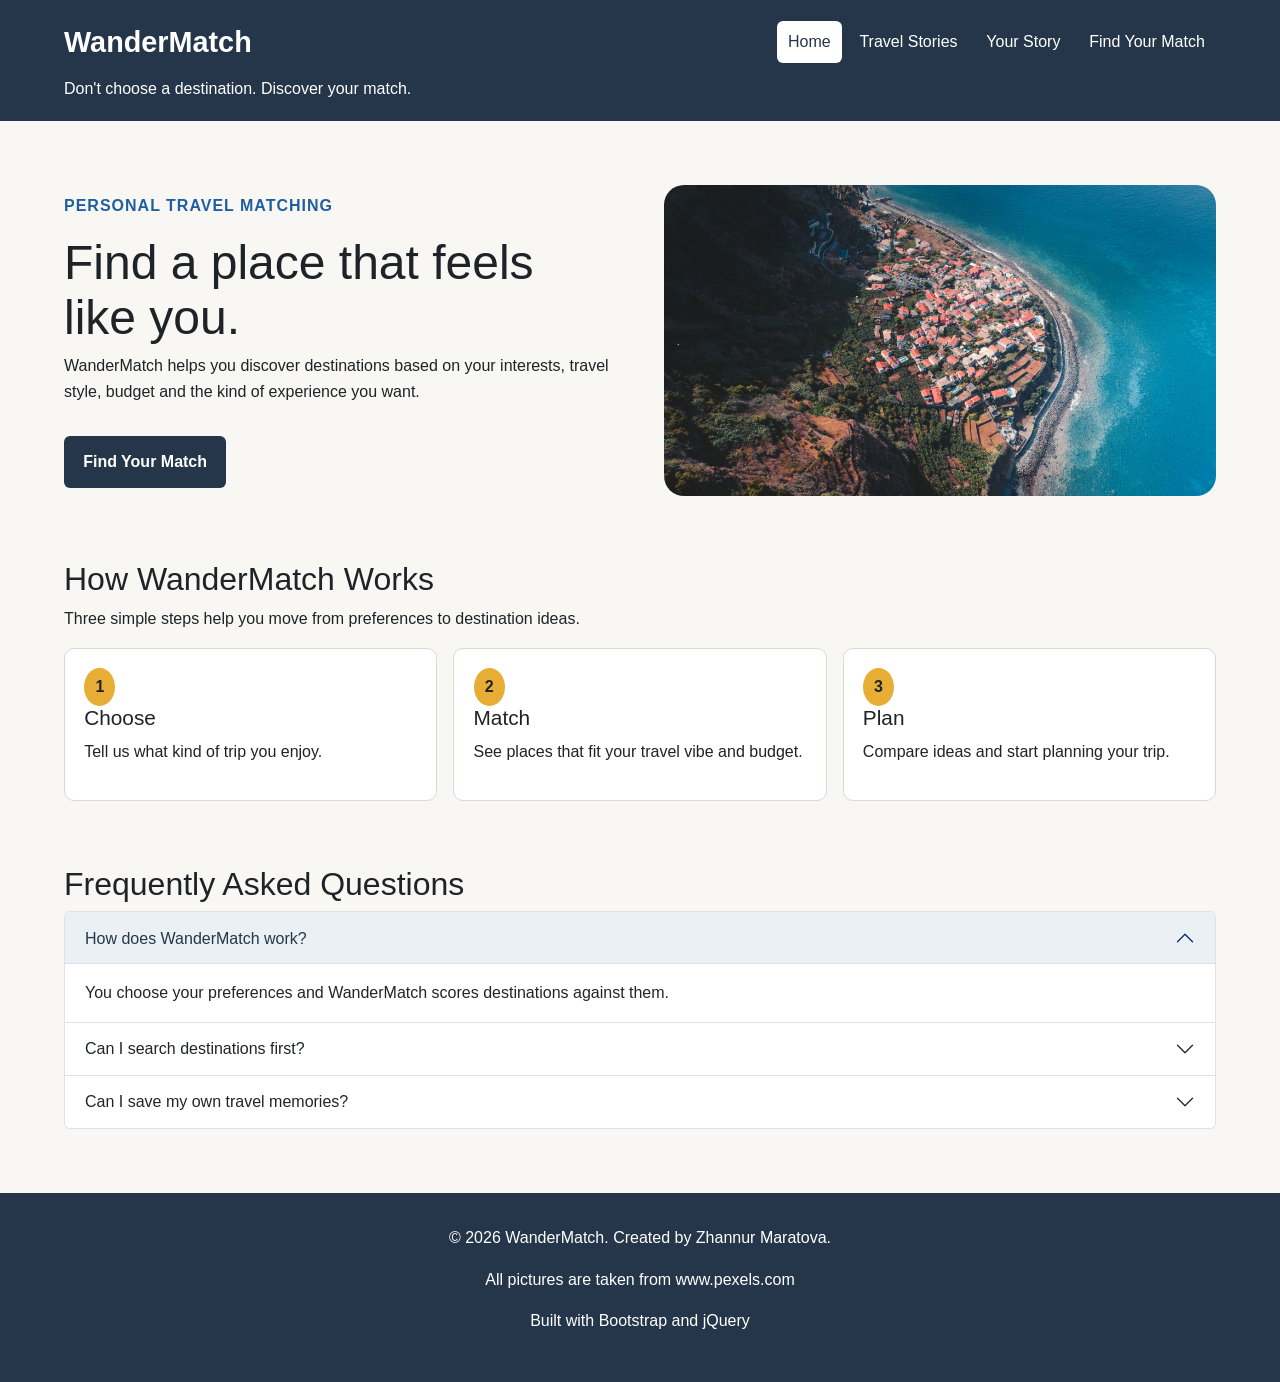
<file: index.html>
<!DOCTYPE html>
<html lang="en">
<head>
    <meta charset="UTF-8">
    <meta name="viewport" content="width=device-width, initial-scale=1.0">
    <title>WanderMatch | Home</title>
    <link href="https://cdn.jsdelivr.net/npm/bootstrap@5.3.8/dist/css/bootstrap.min.css" rel="stylesheet">
    <link rel="stylesheet" href="css/style.css">
</head>
<body>
    <a class="skip-link" href="#mainContent">Skip to main content</a>
    <header class="site-header">
        <div class="site-navbar">
            <a href="index.html" class="site-logo">WanderMatch</a>
            <nav class="site-links" aria-label="Main navigation">
                <a href="index.html" class="active" aria-current="page">Home</a>
                <a href="stories.html">Travel Stories</a>
                <a href="match.html">Your Story</a>
                <a href="contact.html">Find Your Match</a>
            </nav>
        </div>
        <p class="tagline">Don't choose a destination. Discover your match.</p>
    </header>

    <main id="mainContent">
        <section class="home-hero">
            <div class="hero-text">
                <p class="small-title">PERSONAL TRAVEL MATCHING</p>
                <h1>Find a place that feels like you.</h1>
                <p>WanderMatch helps you discover destinations based on your interests, travel style, budget and the kind of experience you want.</p>
                <a href="contact.html" class="main-button">Find Your Match</a>
            </div>
            <div class="hero-image">
                <img src="images/story-madeira.jpg" alt="Madeira">
            </div>
        </section>

        <section>
            <h2>How WanderMatch Works</h2>
            <p>Three simple steps help you move from preferences to destination ideas.</p>
            <div class="steps">
                <article class="step-card"><span>1</span><h3>Choose</h3><p>Tell us what kind of trip you enjoy.</p></article>
                <article class="step-card"><span>2</span><h3>Match</h3><p>See places that fit your travel vibe and budget.</p></article>
                <article class="step-card"><span>3</span><h3>Plan</h3><p>Compare ideas and start planning your trip.</p></article>
            </div>
        </section>

        <section>
            <h2>Frequently Asked Questions</h2>
            <div class="accordion" id="faq">
                <div class="accordion-item">
                    <h3 class="accordion-header"><button class="accordion-button" type="button" data-bs-toggle="collapse" data-bs-target="#faq1" aria-expanded="true" aria-controls="faq1">How does WanderMatch work?</button></h3>
                    <div id="faq1" class="accordion-collapse collapse show" data-bs-parent="#faq"><div class="accordion-body">You choose your preferences and WanderMatch scores destinations against them.</div></div>
                </div>
                <div class="accordion-item">
                    <h3 class="accordion-header"><button class="accordion-button collapsed" type="button" data-bs-toggle="collapse" data-bs-target="#faq2" aria-expanded="false" aria-controls="faq2">Can I search destinations first?</button></h3>
                    <div id="faq2" class="accordion-collapse collapse" data-bs-parent="#faq"><div class="accordion-body">Yes. Travel Stories includes live search, travel-style filtering and sorting.</div></div>
                </div>
                <div class="accordion-item">
                    <h3 class="accordion-header"><button class="accordion-button collapsed" type="button" data-bs-toggle="collapse" data-bs-target="#faq3" aria-expanded="false" aria-controls="faq3">Can I save my own travel memories?</button></h3>
                    <div id="faq3" class="accordion-collapse collapse" data-bs-parent="#faq"><div class="accordion-body">Yes. Your Story saves memories in local storage in your browser.</div></div>
                </div>
            </div>
        </section>

    </main>

    <footer>
        <p>&copy; 2026 WanderMatch. Created by Zhannur Maratova.</p>
        <p> All pictures are taken from www.pexels.com</p>
        <p> Built with Bootstrap and jQuery</p>
    </footer>
    <script src="https://code.jquery.com/jquery-3.7.1.min.js"></script>
    <script src="https://cdn.jsdelivr.net/npm/bootstrap@5.3.8/dist/js/bootstrap.bundle.min.js"></script>
    <script src="js/common.js"></script>
</body>
</html>
</file>
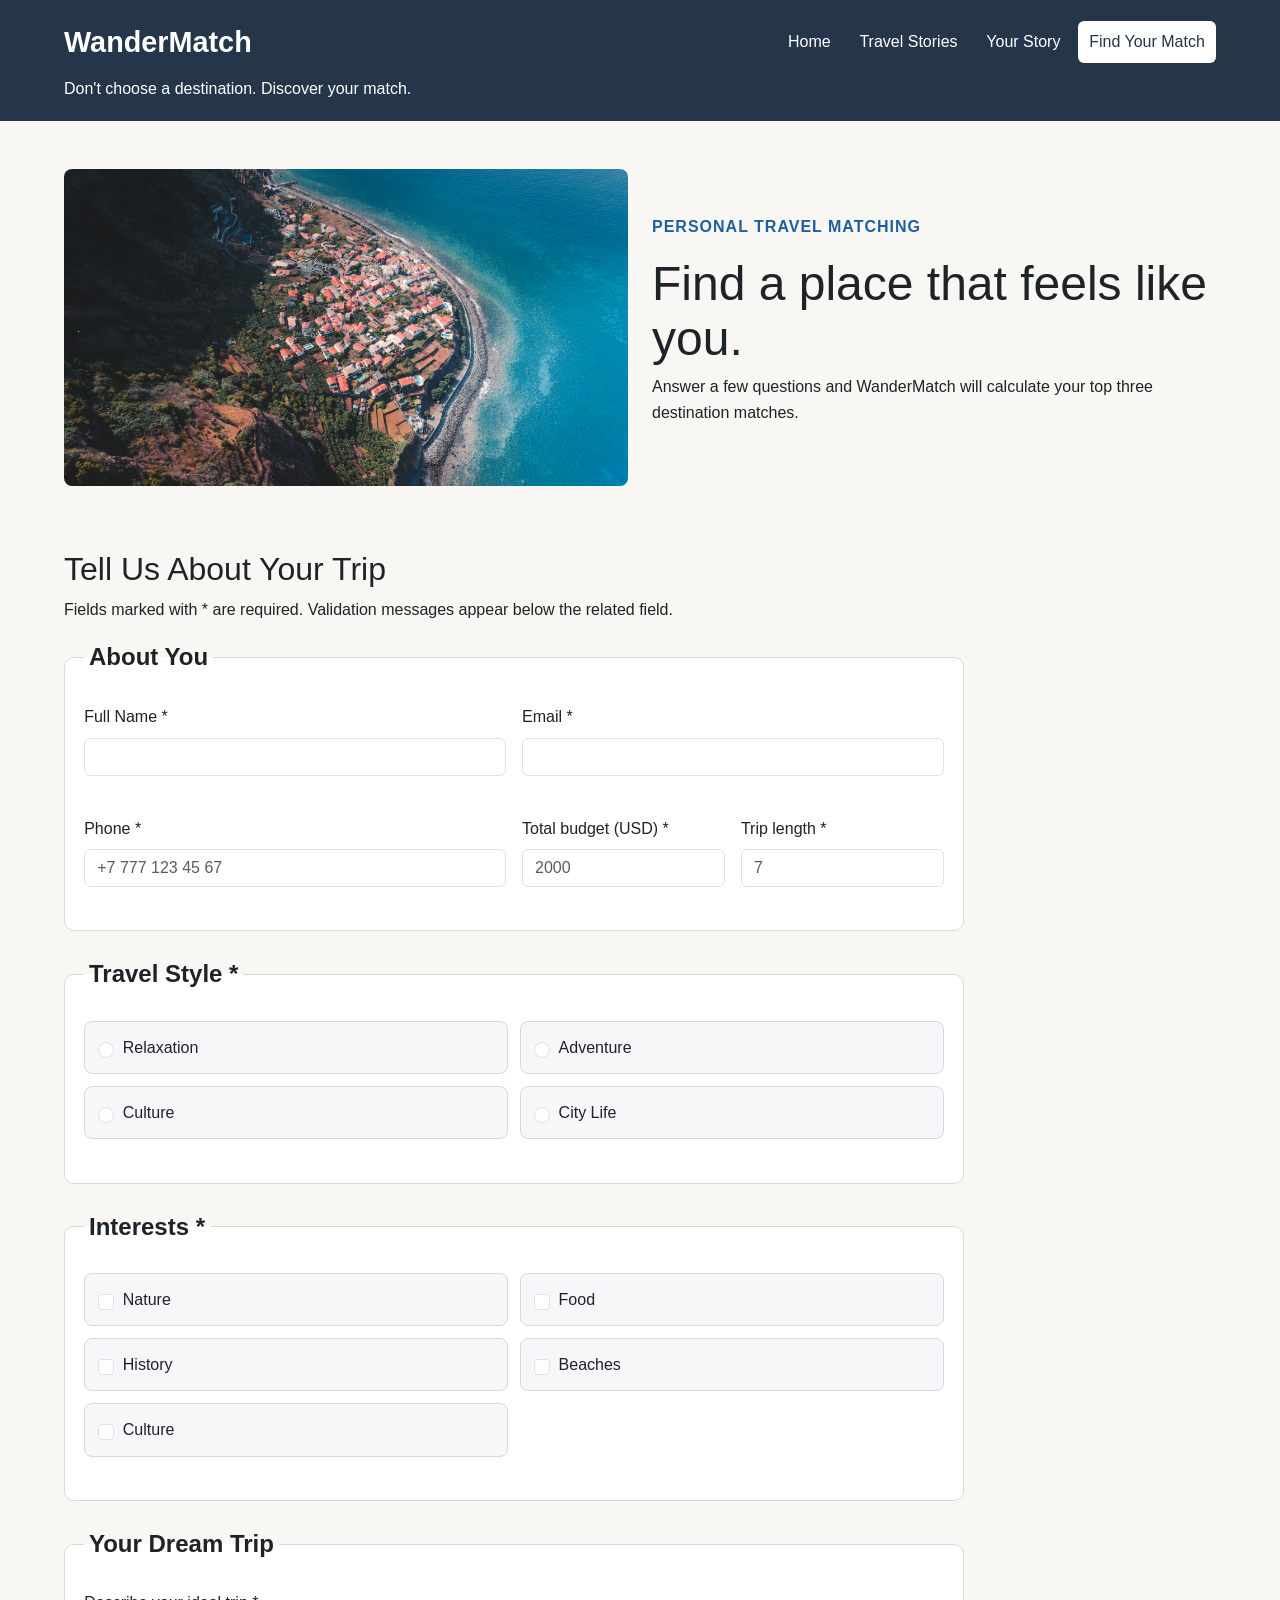
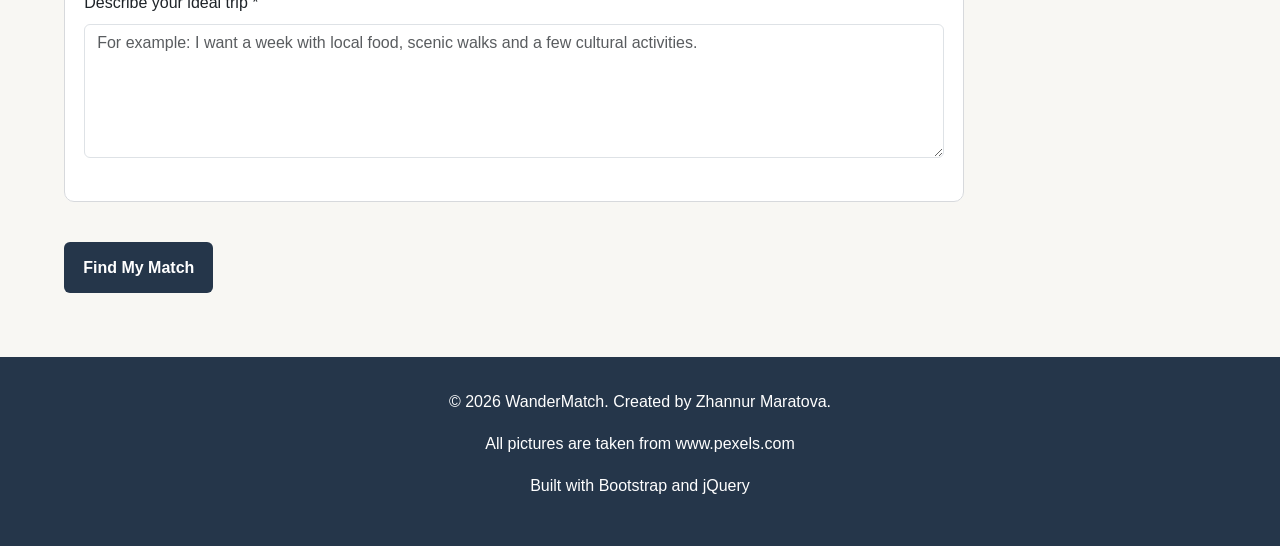
<file: contact.html>
<!DOCTYPE html>
<html lang="en">
<head>
    <meta charset="UTF-8">
    <meta name="viewport" content="width=device-width, initial-scale=1.0">
    <title>WanderMatch | Find Your Match</title>
    <link href="https://cdn.jsdelivr.net/npm/bootstrap@5.3.8/dist/css/bootstrap.min.css" rel="stylesheet">
    <link rel="stylesheet" href="css/style.css">
</head>
<body>
    <a class="skip-link" href="#mainContent">Skip to main content</a>
    <header class="site-header">
        <div class="site-navbar">
            <a href="index.html" class="site-logo">WanderMatch</a>
            <nav class="site-links" aria-label="Main navigation">
                <a href="index.html">Home</a>
                <a href="stories.html">Travel Stories</a>
                <a href="match.html">Your Story</a>
                <a href="contact.html" class="active" aria-current="page">Find Your Match</a>
            </nav>
        </div>
        <p class="tagline">Don't choose a destination. Discover your match.</p>
    </header>

    <main id="mainContent">
        <section class="survey-hero container-fluid px-0">
            <div class="row align-items-center g-4">
                <div class="col-12 col-lg-6">
                    <img src="images/story-madeira.jpg" class="img-fluid rounded-3" alt="Madeira coast and ocean">
                </div>
                <div class="col-12 col-lg-6">
                    <p class="small-title">PERSONAL TRAVEL MATCHING</p>
                    <h1>Find a place that feels like you.</h1>
                    <p>Answer a few questions and WanderMatch will calculate your top three destination matches.</p>
                </div>
            </div>
        </section>

        <section>
            <h2>Tell Us About Your Trip</h2>
            <p>Fields marked with * are required. Validation messages appear below the related field.</p>

            <form id="matchForm" class="match-form" novalidate>
                <fieldset>
                    <legend>About You</legend>
                    <div class="row g-3">
                        <div class="col-md-6">
                            <label class="form-label" for="full-name">Full Name *</label>
                            <input class="form-control" type="text" id="full-name" autocomplete="name" required>
                            <div id="full-nameError" class="field-error" role="alert"></div>
                        </div>
                        <div class="col-md-6">
                            <label class="form-label" for="email">Email *</label>
                            <input class="form-control" type="email" id="email" autocomplete="email" required>
                            <div id="emailError" class="field-error" role="alert"></div>
                        </div>
                        <div class="col-md-6">
                            <label class="form-label" for="phone">Phone *</label>
                            <input class="form-control" type="tel" id="phone" autocomplete="tel" placeholder="+7 777 123 45 67" required>
                            <div id="phoneError" class="field-error" role="alert"></div>
                        </div>
                        <div class="col-md-3">
                            <label class="form-label" for="budget">Total budget (USD) *</label>
                            <input class="form-control" type="number" id="budget" min="300" max="15000" placeholder="2000" required>
                            <div id="budgetError" class="field-error" role="alert"></div>
                        </div>
                        <div class="col-md-3">
                            <label class="form-label" for="trip-days">Trip length *</label>
                            <input class="form-control" type="number" id="trip-days" min="2" max="30" placeholder="7" required>
                            <div id="trip-daysError" class="field-error" role="alert"></div>
                        </div>
                    </div>
                </fieldset>

                <fieldset>
                    <legend>Travel Style *</legend>
                    <div class="choice-grid">
                        <label class="choice-card"><input class="form-check-input" type="radio" name="travel-style" value="relaxation"> Relaxation</label>
                        <label class="choice-card"><input class="form-check-input" type="radio" name="travel-style" value="adventure"> Adventure</label>
                        <label class="choice-card"><input class="form-check-input" type="radio" name="travel-style" value="culture"> Culture</label>
                        <label class="choice-card"><input class="form-check-input" type="radio" name="travel-style" value="city"> City Life</label>
                    </div>
                    <div id="styleError" class="field-error" role="alert"></div>
                </fieldset>

                <fieldset>
                    <legend>Interests *</legend>
                    <div class="choice-grid">
                        <label class="choice-card"><input class="form-check-input" type="checkbox" name="interests" value="nature"> Nature</label>
                        <label class="choice-card"><input class="form-check-input" type="checkbox" name="interests" value="food"> Food</label>
                        <label class="choice-card"><input class="form-check-input" type="checkbox" name="interests" value="history"> History</label>
                        <label class="choice-card"><input class="form-check-input" type="checkbox" name="interests" value="beaches"> Beaches</label>
                        <label class="choice-card"><input class="form-check-input" type="checkbox" name="interests" value="culture"> Culture</label>
                    </div>
                    <div id="interestsError" class="field-error" role="alert"></div>
                </fieldset>

                <fieldset>
                    <legend>Your Dream Trip</legend>
                    <label class="form-label" for="dream-trip">Describe your ideal trip *</label>
                    <textarea class="form-control" id="dream-trip" rows="5" placeholder="For example: I want a week with local food, scenic walks and a few cultural activities." required></textarea>
                    <div id="dream-tripError" class="field-error" role="alert"></div>
                </fieldset>

                <button class="main-form-button" type="submit">Find My Match</button>
                <p id="formSuccess" class="success-message temporary-message" role="status"></p>
            </form>
        </section>

        <section id="matchResults" class="match-results" hidden aria-labelledby="matchResultsTitle">
            <p class="small-title">YOUR RESULTS</p>
            <h2 id="matchResultsTitle">Your top destination matches</h2>
            <div id="matchResultList" class="match-result-list" aria-live="polite"></div>
        </section>
    </main>

    <footer>
        <p>&copy; 2026 WanderMatch. Created by Zhannur Maratova.</p>
        <p> All pictures are taken from www.pexels.com</p>
        <p> Built with Bootstrap and jQuery</p>
    </footer>
    <script src="https://code.jquery.com/jquery-3.7.1.min.js"></script>
    <script src="https://cdn.jsdelivr.net/npm/bootstrap@5.3.8/dist/js/bootstrap.bundle.min.js"></script>
    <script src="js/data.js"></script>
    <script src="js/common.js"></script>
    <script src="js/matcher.js"></script>
</body>
</html>
</file>
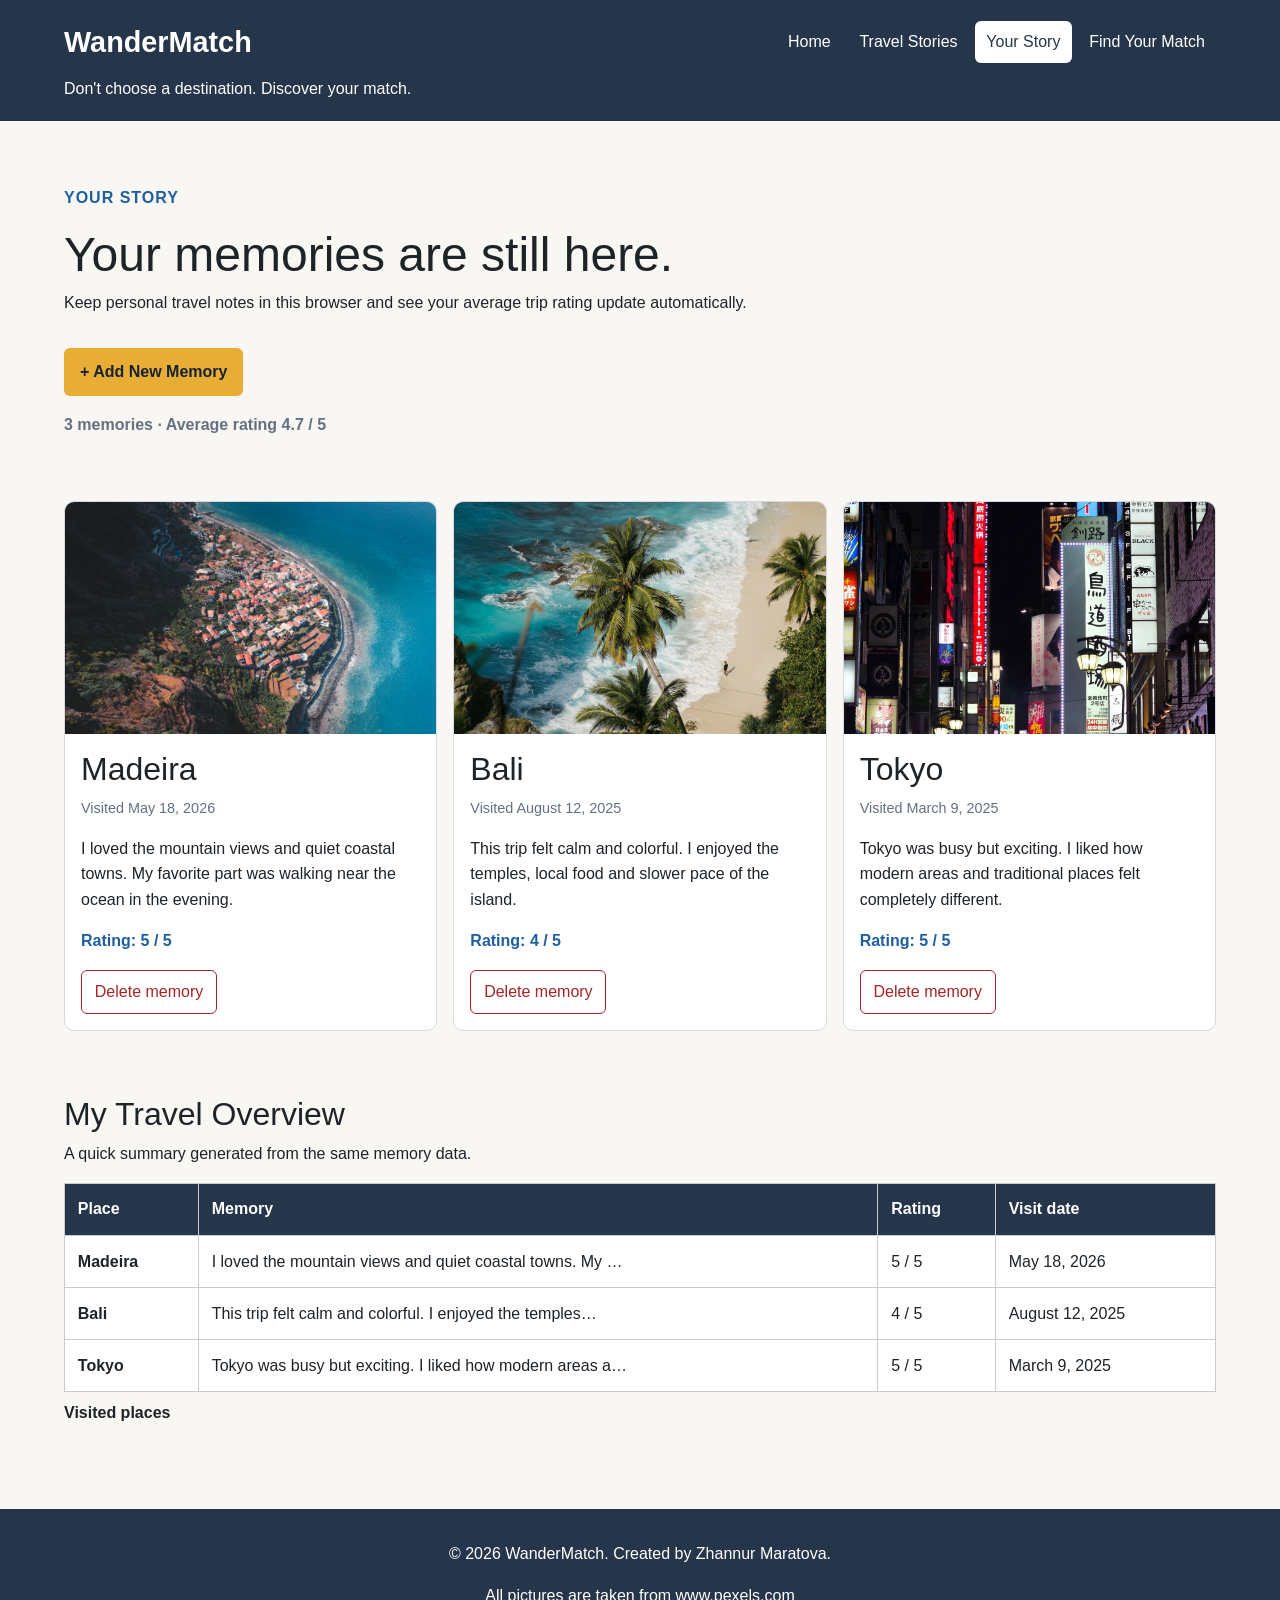
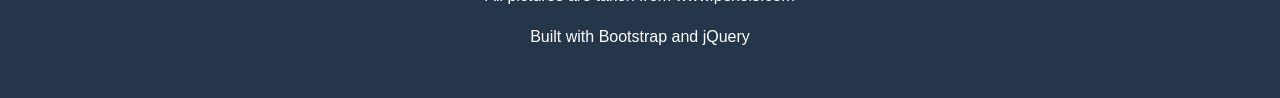
<file: match.html>
<!DOCTYPE html>
<html lang="en">
<head>
    <meta charset="UTF-8">
    <meta name="viewport" content="width=device-width, initial-scale=1.0">
    <title>WanderMatch | Your Story</title>
    <link href="https://cdn.jsdelivr.net/npm/bootstrap@5.3.8/dist/css/bootstrap.min.css" rel="stylesheet">
    <link rel="stylesheet" href="css/style.css">
</head>
<body>
    <a class="skip-link" href="#mainContent">Skip to main content</a>
    <header class="site-header">
        <div class="site-navbar">
            <a href="index.html" class="site-logo">WanderMatch</a>
            <nav class="site-links" aria-label="Main navigation">
                <a href="index.html">Home</a>
                <a href="stories.html">Travel Stories</a>
                <a href="match.html" class="active" aria-current="page">Your Story</a>
                <a href="contact.html">Find Your Match</a>
            </nav>
        </div>
        <p class="tagline">Don't choose a destination. Discover your match.</p>
    </header>

    <main id="mainContent">
        <section>
            <p class="small-title">YOUR STORY</p>
            <h1>Your memories are still here.</h1>
            <p>Keep personal travel notes in this browser and see your average trip rating update automatically.</p>
            <button type="button" id="toggleMemoryForm" class="add-memory-button">+ Add New Memory</button>
            <p id="memoryStats" class="memory-stats" aria-live="polite"></p>
        </section>

        <section id="memoryFormPanel" class="memory-form-panel" hidden>
            <h2>Add a travel memory</h2>
            <form id="memoryForm" novalidate>
                <div class="row g-3">
                    <div class="col-md-6">
                        <label class="form-label" for="memory-place">Place</label>
                        <input class="form-control" id="memory-place" type="text" required>
                    </div>
                    <div class="col-md-6">
                        <label class="form-label" for="memory-date">Visit date</label>
                        <input class="form-control" id="memory-date" type="date" required>
                    </div>
                    <div class="col-md-4">
                        <label class="form-label" for="memory-rating">Rating (1–5)</label>
                        <input class="form-control" id="memory-rating" type="number" min="1" max="5" step="0.1" required>
                    </div>
                    <div class="col-12">
                        <label class="form-label" for="memory-text">Memory</label>
                        <textarea class="form-control" id="memory-text" rows="4" required></textarea>
                    </div>
                    <div class="col-12">
                        <label class="form-label" for="memory-image">Travel photo <span class="optional-label">(optional)</span></label>
                        <input class="form-control" id="memory-image" type="file" accept="image/png,image/jpeg,image/webp">
                        <div class="form-text">Upload your own photo. If you skip it, WanderMatch uses a neutral airplane placeholder instead of a photo from another destination.</div>
                        <div id="memoryImageError" class="field-error" role="alert"></div>
                    </div>
                </div>
                <p id="memoryFormError" class="field-error temporary-message" role="alert"></p>
                <button class="main-form-button" type="submit">Save Memory</button>
                <p id="memorySaved" class="success-message temporary-message" role="status"></p>
            </form>
        </section>

        <p id="memoryEmpty" class="empty-state" hidden>No memories yet. Add your first one above.</p>
        <p id="memoryActionStatus" class="success-message temporary-message" role="status"></p>
        <section class="memory-cards" id="memoryCards" aria-live="polite"></section>

        <section>
            <h2>My Travel Overview</h2>
            <p>A quick summary generated from the same memory data.</p>
            <div class="table-wrap">
                <table>
                    <caption>Visited places</caption>
                    <thead><tr><th scope="col">Place</th><th scope="col">Memory</th><th scope="col">Rating</th><th scope="col">Visit date</th></tr></thead>
                    <tbody id="memoryTableBody"></tbody>
                </table>
            </div>
        </section>
    </main>

    <div id="deleteConfirmOverlay" class="confirm-overlay" hidden>
        <section class="confirm-dialog" role="dialog" aria-modal="true" aria-labelledby="deleteConfirmTitle" aria-describedby="deleteConfirmText">
            <p class="small-title">CONFIRM DELETION</p>
            <h2 id="deleteConfirmTitle">Delete this memory?</h2>
            <p id="deleteConfirmText">Are you sure you want to delete <strong id="deleteMemoryName">this memory</strong>? This action cannot be undone.</p>
            <div class="confirm-actions">
                <button type="button" id="cancelDeleteMemory" class="secondary-action-button">Cancel</button>
                <button type="button" id="confirmDeleteMemory" class="danger-action-button">Delete permanently</button>
            </div>
        </section>
    </div>

    <footer>
        <p>&copy; 2026 WanderMatch. Created by Zhannur Maratova.</p>
        <p> All pictures are taken from www.pexels.com</p>
        <p> Built with Bootstrap and jQuery</p>
    </footer>
    <script src="https://code.jquery.com/jquery-3.7.1.min.js"></script>
    <script src="https://cdn.jsdelivr.net/npm/bootstrap@5.3.8/dist/js/bootstrap.bundle.min.js"></script>
    <script src="js/data.js"></script>
    <script src="js/common.js"></script>
    <script src="js/memories.js"></script>
</body>
</html>
</file>
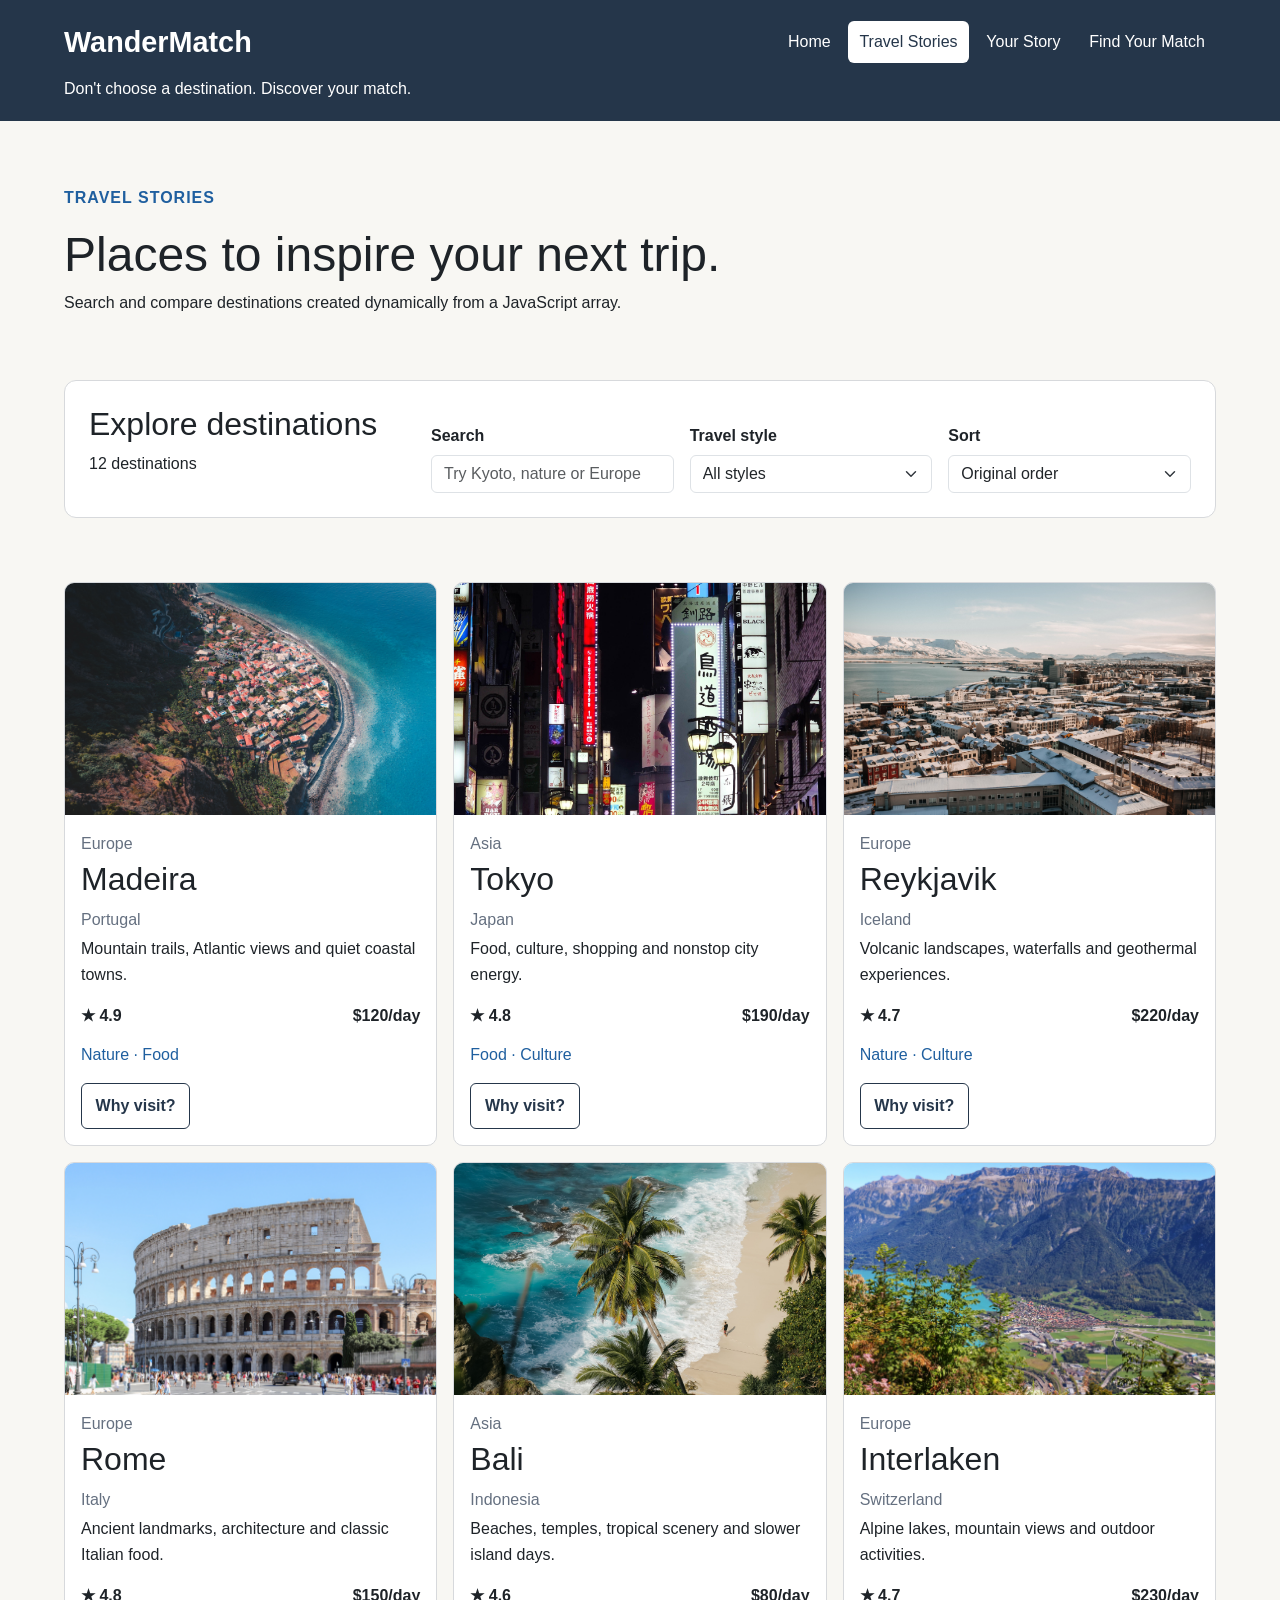
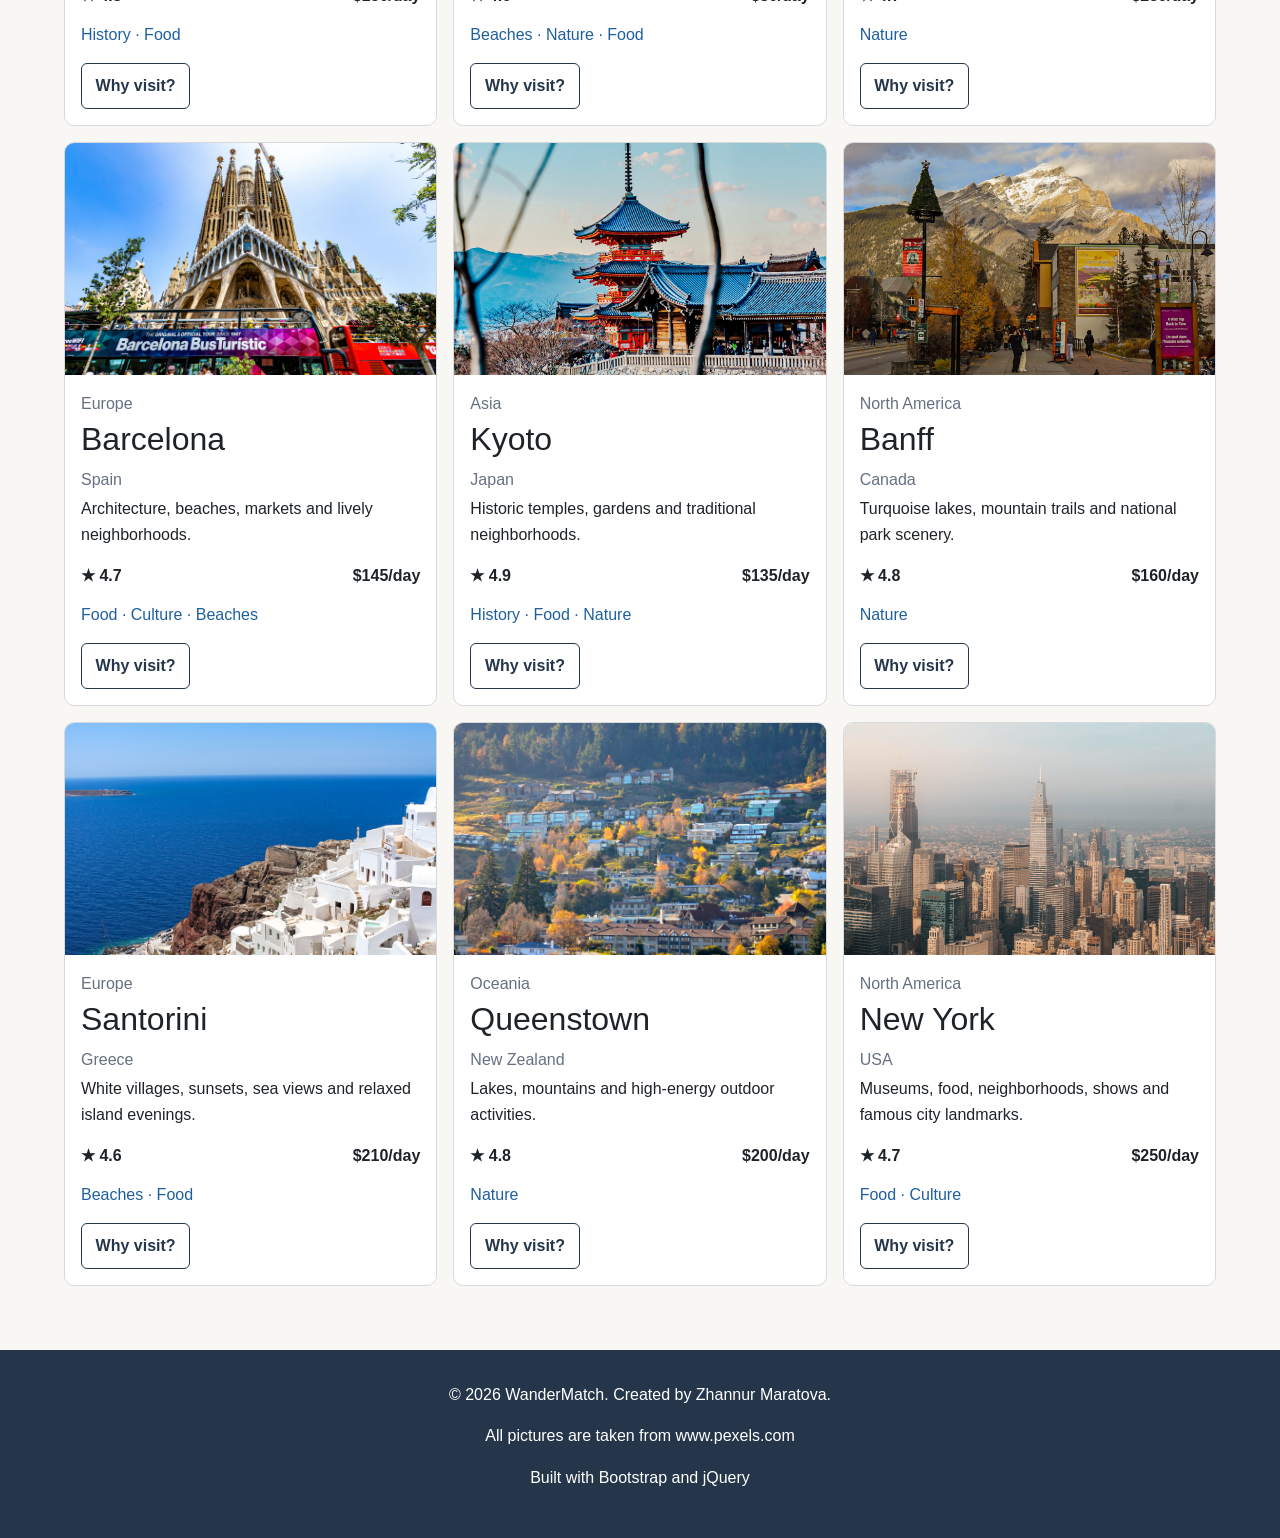
<file: stories.html>
<!DOCTYPE html>
<html lang="en">
<head>
    <meta charset="UTF-8">
    <meta name="viewport" content="width=device-width, initial-scale=1.0">
    <title>WanderMatch | Travel Stories</title>
    <link href="https://cdn.jsdelivr.net/npm/bootstrap@5.3.8/dist/css/bootstrap.min.css" rel="stylesheet">
    <link rel="stylesheet" href="css/style.css">
</head>
<body>
    <a class="skip-link" href="#mainContent">Skip to main content</a>
    <header class="site-header">
        <div class="site-navbar">
            <a href="index.html" class="site-logo">WanderMatch</a>
            <nav class="site-links" aria-label="Main navigation">
                <a href="index.html">Home</a>
                <a href="stories.html" class="active" aria-current="page">Travel Stories</a>
                <a href="match.html">Your Story</a>
                <a href="contact.html">Find Your Match</a>
            </nav>
        </div>
        <p class="tagline">Don't choose a destination. Discover your match.</p>
    </header>

    <main id="mainContent">
        <section>
            <p class="small-title">TRAVEL STORIES</p>
            <h1>Places to inspire your next trip.</h1>
            <p>Search and compare destinations created dynamically from a JavaScript array.</p>
        </section>

        <section class="explore-tools" aria-labelledby="exploreToolsTitle">
            <div>
                <h2 id="exploreToolsTitle">Explore destinations</h2>
                <p id="resultCount" aria-live="polite">0 destinations</p>
            </div>
            <div class="tool-grid">
                <div>
                    <label for="destinationSearch">Search</label>
                    <input class="form-control" type="search" id="destinationSearch" placeholder="Try Kyoto, nature or Europe">
                </div>
                <div>
                    <label for="styleFilter">Travel style</label>
                    <select class="form-select" id="styleFilter">
                        <option value="all">All styles</option>
                        <option value="relaxation">Relaxation</option>
                        <option value="adventure">Adventure</option>
                        <option value="culture">Culture</option>
                        <option value="city">City life</option>
                    </select>
                </div>
                <div>
                    <label for="sortDestinations">Sort</label>
                    <select class="form-select" id="sortDestinations">
                        <option value="default">Original order</option>
                        <option value="rating">Highest rating</option>
                        <option value="cost-low">Lowest daily cost</option>
                        <option value="cost-high">Highest daily cost</option>
                    </select>
                </div>
            </div>
        </section>

        <p id="emptyState" class="empty-state temporary-message" role="status" hidden>Nothing found. Try another search or filter.</p>
        <section class="stories" id="destinationGrid" aria-live="polite" aria-label="Destination results"></section>
    </main>

    <footer>
        <p>&copy; 2026 WanderMatch. Created by Zhannur Maratova.</p>
        <p> All pictures are taken from www.pexels.com</p>
        <p> Built with Bootstrap and jQuery</p>
    </footer>
    <script src="https://code.jquery.com/jquery-3.7.1.min.js"></script>
    <script src="https://cdn.jsdelivr.net/npm/bootstrap@5.3.8/dist/js/bootstrap.bundle.min.js"></script>
    <script src="js/data.js"></script>
    <script src="js/common.js"></script>
    <script src="js/stories.js"></script>
</body>
</html>
</file>
<file: css/style.css>
* { box-sizing: border-box; }

:root {
    --navy: #25364a;
    --gold: #e8ad35;
    --off-white: #f8f7f3;
    --blue: #1f5f9f;
    --text: #1e2328;
    --muted: #657080;
    --border: #d7d9dc;
    --danger: #a62525;
    --success: #176b43;
}

html { scroll-behavior: auto; }

body {
    margin: 0;
    background-color: var(--off-white);
    color: var(--text);
    font-family: Arial, Helvetica, sans-serif;
    line-height: 1.6;
}

img { max-width: 100%; height: auto; display: block; }
button, input, textarea, select { font: inherit; }

.skip-link {
    position: absolute;
    left: 1rem;
    top: -4rem;
    z-index: 1000;
    padding: 0.7rem 1rem;
    background: white;
    color: var(--navy);
    border-radius: 6px;
}
.skip-link:focus { top: 1rem; }

.site-header {
    background-color: var(--navy);
    color: white;
    padding: 1.2rem 5%;
}
.site-navbar { display: flex; align-items: center; flex-wrap: wrap; gap: 1rem; }
.site-logo { color: white; text-decoration: none; font-size: 1.8rem; font-weight: bold; }
.site-links { display: flex; flex-wrap: wrap; gap: 0.4rem; margin-left: auto; }
.site-links a { color: white; text-decoration: none; padding: 0.5rem 0.7rem; border-radius: 6px; }
.site-links a:hover, .site-links a.active { background-color: white; color: var(--navy); }
.tagline { margin: 0.7rem 0 0; }

.main-button,
.add-memory-button,
.main-form-button,
.details-button,
.delete-memory-button {
    border-radius: 6px;
    text-decoration: none;
    cursor: pointer;
}
main { width: 90%; max-width: 1200px; margin: 0 auto; }
section { margin: 4rem 0; }
h1 { font-size: clamp(2.2rem, 5vw, 3rem); line-height: 1.15; }
h2 { font-size: clamp(1.6rem, 4vw, 2rem); }
h3 { font-size: 1.3rem; }
.small-title { color: var(--blue); font-weight: bold; letter-spacing: 1px; }

.main-button,
.main-form-button {
    display: inline-block;
    margin-top: 1rem;
    padding: 0.8rem 1.2rem;
    background-color: var(--navy);
    color: white;
    border: none;
    font-weight: 700;
}
.main-button:hover,
.main-form-button:hover,
.add-memory-button:hover { filter: brightness(0.92); }
.home-hero {
    display: grid;
    grid-template-columns: 1fr 1fr;
    align-items: center;
    gap: 3rem;
}

.home-hero .hero-text {
    min-width: 0;
}

.home-hero img {
    width: 100%;
    aspect-ratio: 3 / 2;
    object-fit: cover;
    border-radius: 12px;
}
.steps { display: flex; flex-wrap: wrap; gap: 1rem; }
.step-card { flex: 1 1 220px; padding: 1.2rem; background: white; border: 1px solid var(--border); border-radius: 10px; }
.step-card span { display: inline-block; padding: 0.4rem 0.7rem; background: var(--gold); border-radius: 50%; font-weight: bold; }
.accordion-button:not(.collapsed) { background-color: #eaf0f4; color: var(--navy); }
.explore-tools { display: flex; justify-content: space-between; align-items: end; gap: 2rem; padding: 1.5rem; background: white; border: 1px solid var(--border); border-radius: 12px; }
.tool-grid { display: grid; grid-template-columns: repeat(3, minmax(160px, 1fr)); gap: 1rem; width: min(760px, 100%); }
.tool-grid label { display: block; font-weight: 700; margin-bottom: 0.35rem; }
.stories { display: grid; grid-template-columns: 1fr; gap: 1rem; }
.story-card { background: white; border: 1px solid var(--border); border-radius: 10px; overflow: hidden; position: relative; transition: transform 180ms ease, box-shadow 180ms ease; }
.story-card:hover { transform: translateY(-4px); box-shadow: 0 10px 24px rgba(37,54,74,0.13); }
.story-card img { width: 100%; aspect-ratio: 16 / 10; object-fit: cover; }
.story-text { padding: 1rem; }
.destination-region, .destination-country { color: var(--muted); margin-bottom: 0.25rem; }
.destination-meta { display: flex; justify-content: space-between; gap: 1rem; margin: 0.8rem 0; font-weight: 700; }
.interest-line { color: var(--blue); }
.details-button { padding: 0.55rem 0.85rem; border: 1px solid var(--navy); background: transparent; color: var(--navy); font-weight: 700; }
.story-details { margin-top: 0.8rem; padding: 0.8rem; background: #f2f5f7; border-radius: 8px; }
.empty-state { padding: 1rem; background: #fff4d5; border: 1px solid #e2c063; border-radius: 8px; }

.add-memory-button { display: inline-block; margin-top: 1rem; padding: 0.7rem 1rem; background: var(--gold); color: #172231; border: none; font-weight: bold; }
.memory-stats { margin-top: 1rem; color: var(--muted); font-weight: 700; }
.memory-form-panel { padding: 1.5rem; background: white; border: 1px solid var(--border); border-radius: 10px; }
.memory-cards { display: grid; grid-template-columns: 1fr; gap: 1rem; }
.memory-card { background: white; border: 1px solid var(--border); border-radius: 10px; overflow: hidden; display: flex; flex-direction: column; transition: transform 180ms ease, box-shadow 180ms ease; }
.memory-card:hover { transform: translateY(-4px); box-shadow: 0 10px 24px rgba(37,54,74,0.13); }
.memory-card img { width: 100%; aspect-ratio: 16 / 10; object-fit: cover; }
.memory-text { padding: 1rem; display: flex; flex-direction: column; flex: 1; }
.memory-date { color: var(--muted); font-size: 0.9rem; }
.memory-rating { font-weight: 700; color: var(--blue); }
.delete-memory-button { align-self: flex-start; margin-top: auto; padding: 0.5rem 0.8rem; border: 1px solid var(--danger); color: var(--danger); background: white; }

.optional-label { color: var(--muted); font-weight: 400; }
.memory-photo-placeholder {
    width: 100%;
    aspect-ratio: 16 / 10;
    display: grid;
    place-items: center;
    align-content: center;
    gap: 0.45rem;
    background: linear-gradient(145deg, #dceaf4, #f6edd2);
    color: var(--navy);
    text-align: center;
}
.memory-plane-icon { font-size: clamp(3rem, 8vw, 5rem); line-height: 1; transform: rotate(-8deg); }
.memory-placeholder-text { font-weight: 800; letter-spacing: 0.04em; }

.confirm-overlay[hidden] { display: none; }
.confirm-overlay {
    position: fixed;
    inset: 0;
    z-index: 2000;
    display: grid;
    place-items: center;
    padding: 1rem;
    background: rgba(18, 28, 39, 0.66);
}
.confirm-dialog {
    width: min(480px, 100%);
    margin: 0;
    padding: 1.5rem;
    background: white;
    border-radius: 14px;
    box-shadow: 0 18px 50px rgba(0, 0, 0, 0.28);
}
.confirm-dialog h2 { margin-top: 0.25rem; }
.confirm-actions { display: flex; justify-content: flex-end; gap: 0.75rem; margin-top: 1.25rem; }
.secondary-action-button,
.danger-action-button {
    padding: 0.7rem 1rem;
    border-radius: 7px;
    font-weight: 700;
    cursor: pointer;
}
.secondary-action-button { border: 1px solid var(--border); background: white; color: var(--text); }
.danger-action-button { border: 1px solid var(--danger); background: var(--danger); color: white; }
.secondary-action-button:hover { background: #f1f3f5; }
.danger-action-button:hover { filter: brightness(0.9); }

.table-wrap { overflow-x: auto; }
table { width: 100%; border-collapse: collapse; background: white; }
caption { margin-bottom: 0.7rem; font-weight: bold; color: var(--text); }
th, td { padding: 0.8rem; border: 1px solid #cccccc; text-align: left; }
thead { background: var(--navy); color: white; }

.survey-hero { margin-top: 3rem; }
.match-form { max-width: 900px; }
fieldset { margin-bottom: 1.5rem; padding: 1.2rem; background: white; border: 1px solid var(--border); border-radius: 10px; }
legend { font-weight: bold; float: none; width: auto; padding: 0 0.3rem; }
.choice-grid { display: grid; grid-template-columns: repeat(2, minmax(150px, 1fr)); gap: 0.75rem; }
.choice-card { display: flex; align-items: center; gap: 0.55rem; padding: 0.8rem; background: #f6f7f8; border: 1px solid var(--border); border-radius: 8px; cursor: pointer; }
.choice-card:hover { border-color: var(--blue); }
.field-error { min-height: 1.2rem; margin-top: 0.3rem; color: var(--danger); font-size: 0.9rem; }
.success-message { display: none; margin-top: 1rem; padding: 0.9rem; background: #e6f5ed; border: 1px solid #7ab495; color: var(--success); border-radius: 8px; }
.form-control.is-invalid { border-color: var(--danger); background-image: none; }
.match-results { padding: 2rem; background: #eef4f8; border-radius: 14px; }
.match-result-list { display: grid; grid-template-columns: repeat(3, 1fr); gap: 1rem; }
.match-card { background: white; border-radius: 10px; overflow: hidden; border: 1px solid var(--border); }
.match-card img { width: 100%; aspect-ratio: 16 / 10; object-fit: cover; }
.match-card-body { padding: 1rem; }
.match-score { display: inline-block; padding: 0.35rem 0.65rem; background: var(--gold); border-radius: 999px; font-weight: 800; }
.match-reason { color: var(--muted); }

:focus-visible { outline: 3px solid #68a7e4; outline-offset: 3px; }

footer { margin-top: 4rem; padding: 2rem 5%; background: var(--navy); color: white; text-align: center; }

@media (min-width: 768px) {
    .stories, .memory-cards { grid-template-columns: repeat(2, 1fr); }
}

@media (min-width: 992px) {
    .stories, .memory-cards { grid-template-columns: repeat(3, 1fr); }
}

@media (max-width: 900px) {
    .explore-tools { align-items: stretch; flex-direction: column; }
    .tool-grid { grid-template-columns: 1fr; }
    .match-result-list { grid-template-columns: 1fr; }
}

@media (max-width: 767px) {
    .site-navbar { align-items: flex-start; }
    .site-links { width: 100%; margin-left: 0; }
    .site-links a { flex: 1 1 45%; }
    .home-hero {
        grid-template-columns: 1fr;
        gap: 1.5rem;
    }

    .home-hero img {
        width: 100%;
    }
 .feature-highlight { flex-direction: column; align-items: flex-start; }
    .choice-grid { grid-template-columns: 1fr; }
    section { margin: 3rem 0; }
}

@media (max-width: 420px) {
    main { width: 92%; }
    .site-header { padding-inline: 4%; }
    .site-logo { font-size: 1.55rem; }
    .site-links a { flex-basis: 100%; }
    fieldset, .explore-tools, .match-results { padding: 1rem; }
}

.hero-image {
    width: 100%;
    aspect-ratio: 16 / 9;
    overflow: hidden;
    border-radius: 20px;
}

.hero-image img {
    width: 100%;
    height: 100%;
    object-fit: cover;
    display: block;
}
</file>
